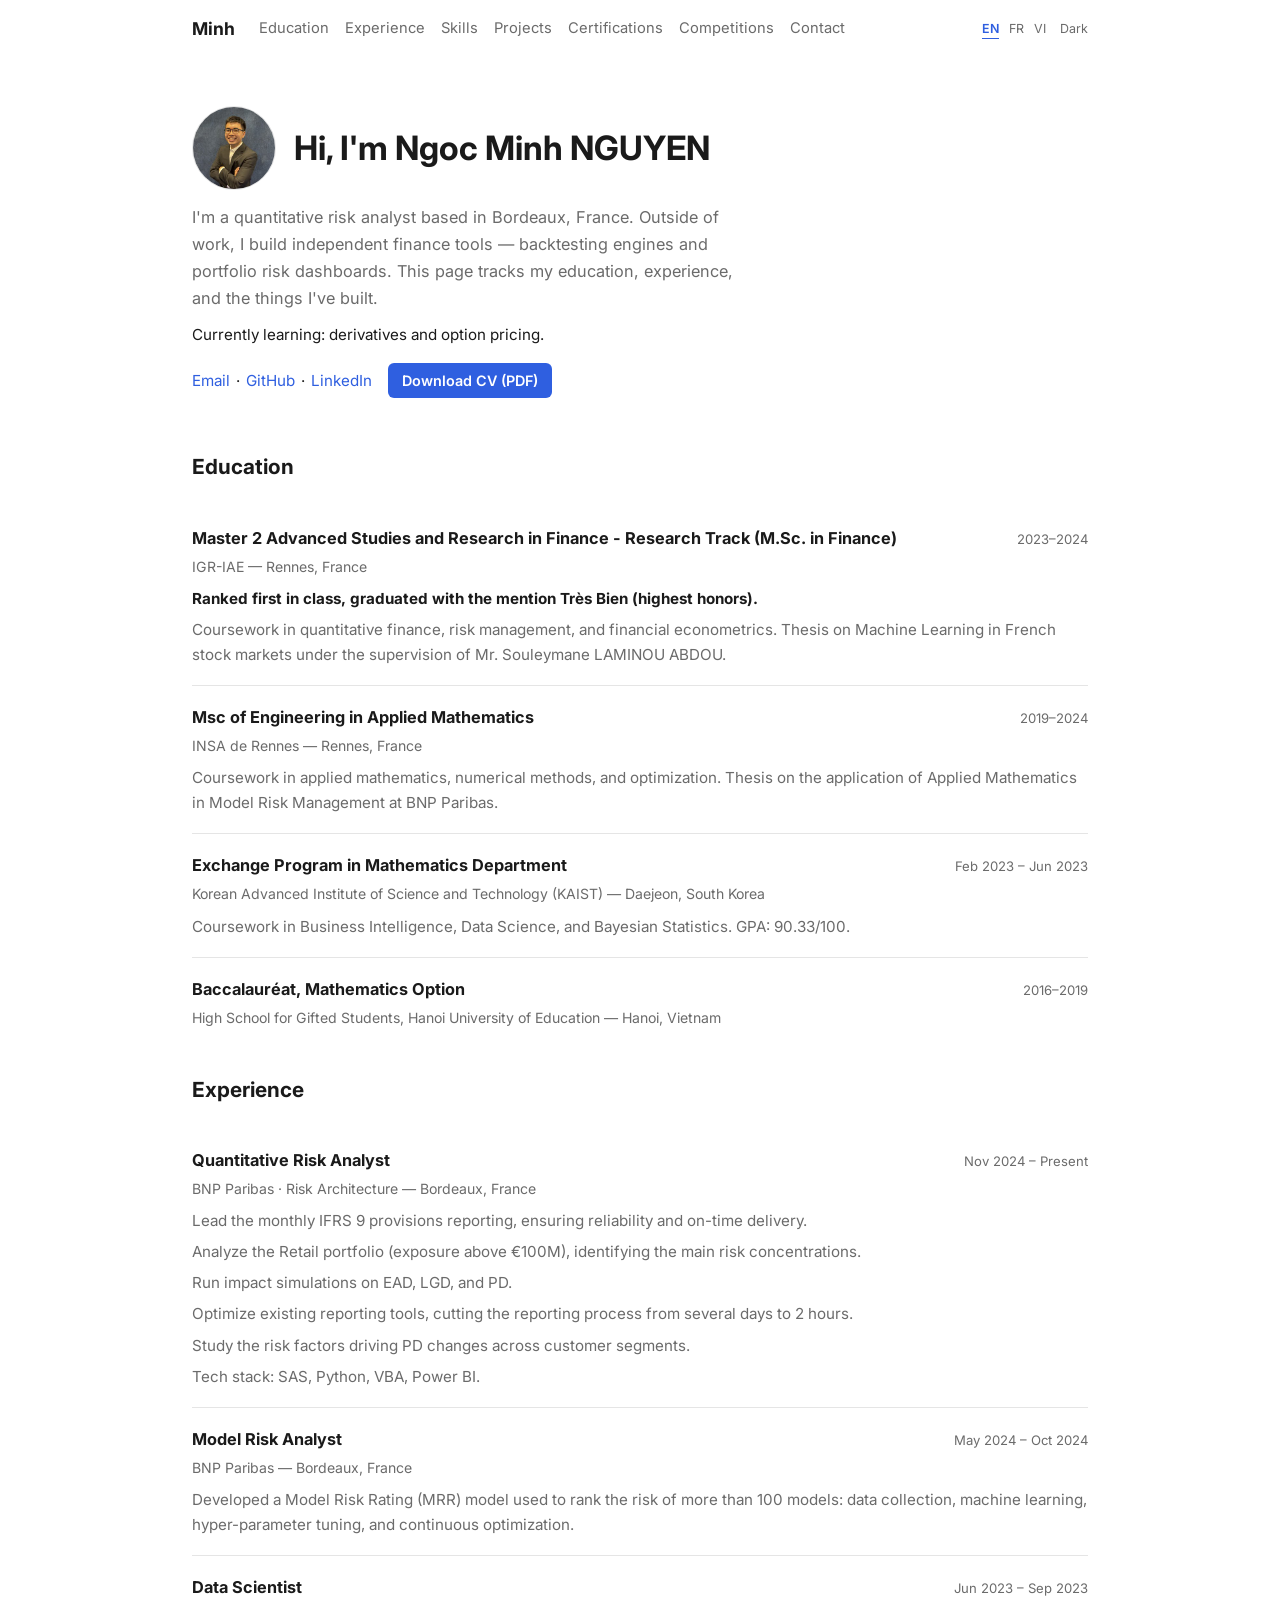
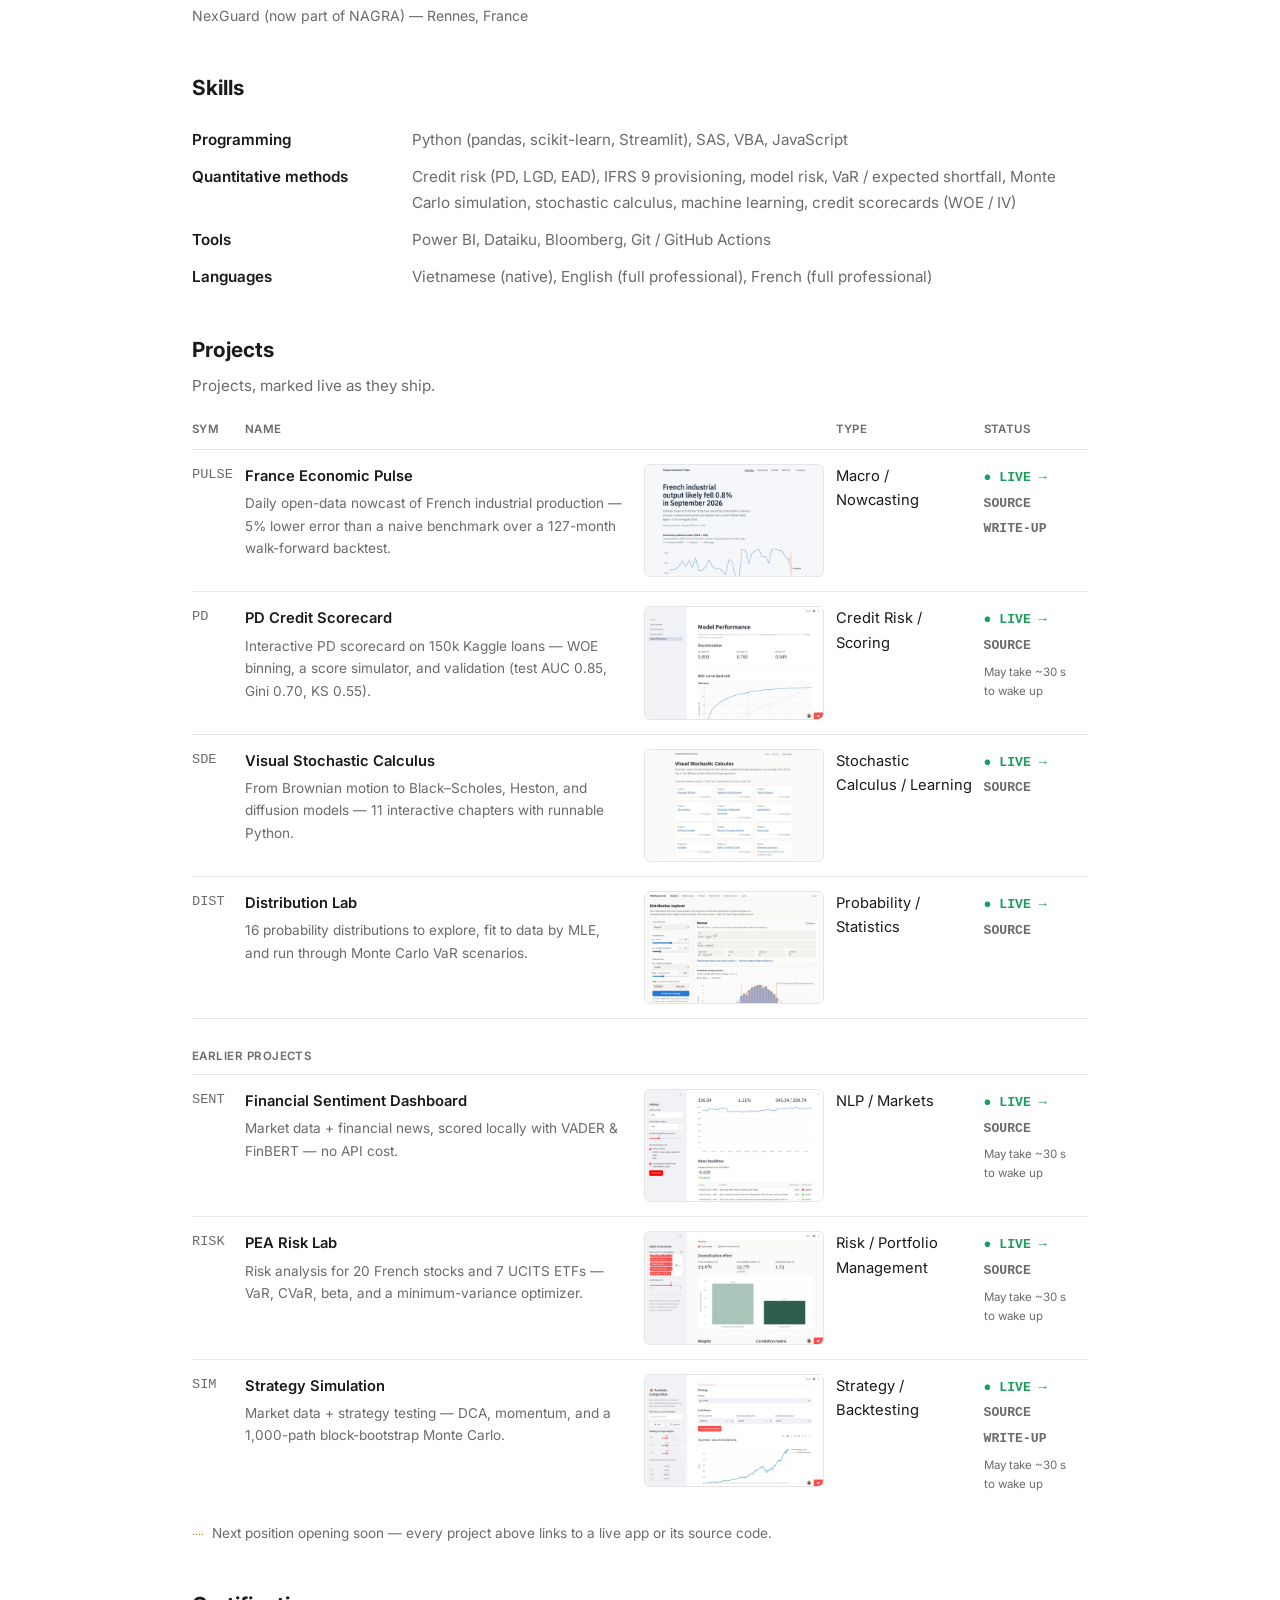
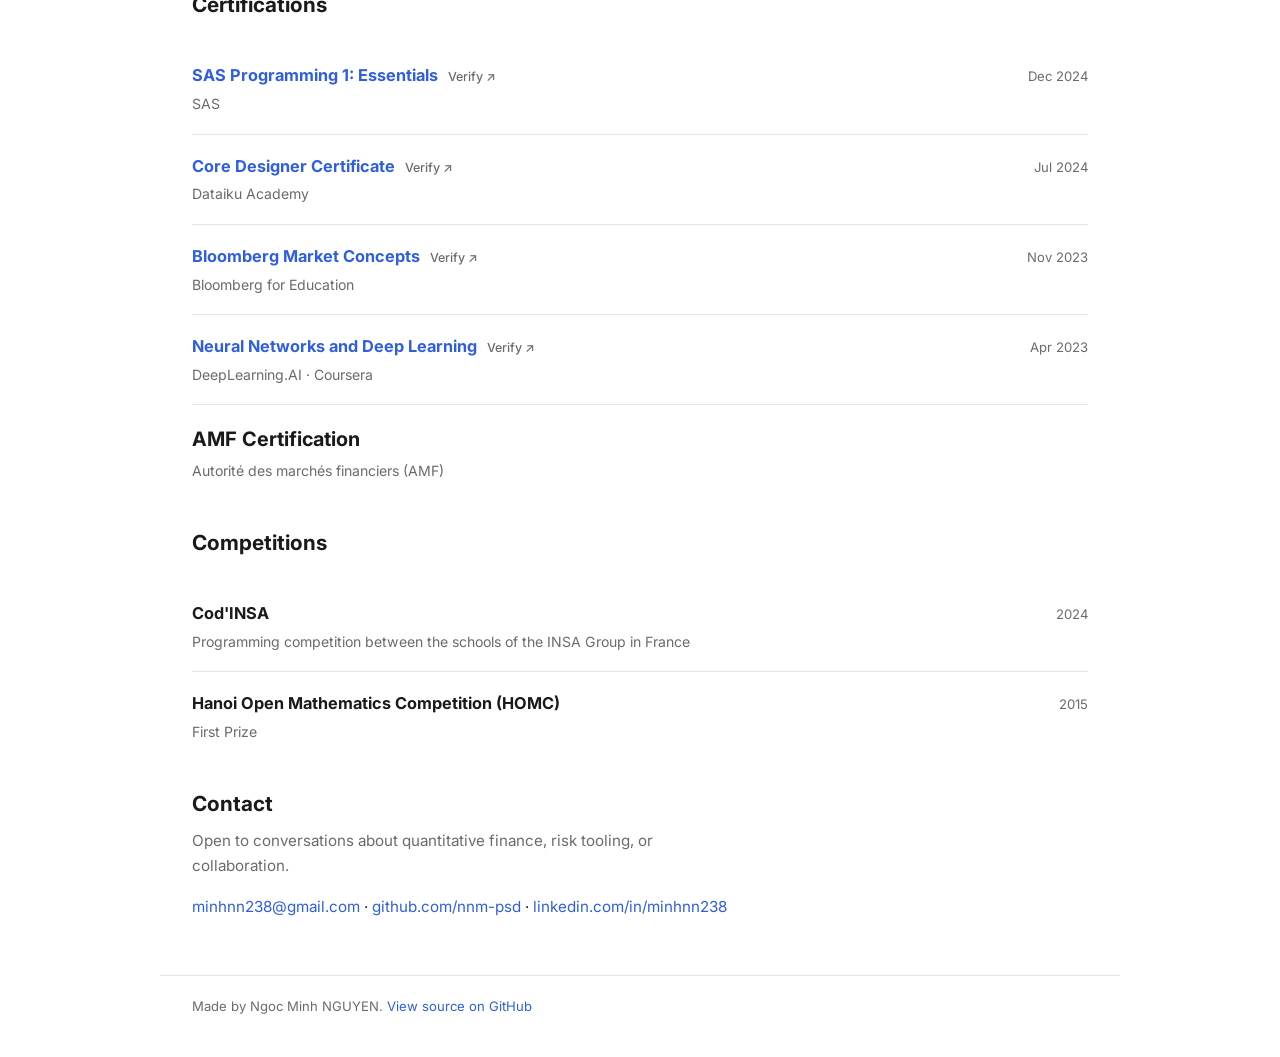
<file: index.html>
<!DOCTYPE html>
<html lang="en">
  <head>
    <meta charset="UTF-8" />
    <meta name="viewport" content="width=device-width, initial-scale=1.0" />

    <title data-i18n="meta.title">Ngoc Minh NGUYEN — Quantitative Risk Analyst</title>
    <meta
      name="description"
      content="Quantitative risk analyst and independent builder of finance tools."
      data-i18n-attr="content:meta.description"
    />

    <link rel="icon" href="favicon.svg" type="image/svg+xml" />
    <link rel="canonical" href="https://nnm-psd.github.io/" />

    <link rel="alternate" hreflang="en" href="https://nnm-psd.github.io/" />
    <link rel="alternate" hreflang="fr" href="https://nnm-psd.github.io/?lang=fr" />
    <link rel="alternate" hreflang="vi" href="https://nnm-psd.github.io/?lang=vi" />
    <link rel="alternate" hreflang="x-default" href="https://nnm-psd.github.io/" />

    <!-- Structured data: tells search engines this page is a person's profile -->
    <script type="application/ld+json">
      {
        "@context": "https://schema.org",
        "@type": "Person",
        "name": "Ngoc Minh NGUYEN",
        "jobTitle": "Quantitative Risk Analyst",
        "worksFor": { "@type": "Organization", "name": "BNP Paribas" },
        "address": { "@type": "PostalAddress", "addressLocality": "Bordeaux", "addressCountry": "FR" },
        "url": "https://nnm-psd.github.io/",
        "image": "https://nnm-psd.github.io/profile-256.jpg",
        "email": "mailto:minhnn238@gmail.com",
        "sameAs": ["https://www.linkedin.com/in/minhnn238/", "https://github.com/nnm-psd"],
        "alumniOf": [
          { "@type": "CollegeOrUniversity", "name": "IGR-IAE Rennes" },
          { "@type": "CollegeOrUniversity", "name": "INSA Rennes" },
          { "@type": "CollegeOrUniversity", "name": "KAIST" }
        ],
        "knowsAbout": ["Credit risk", "Model risk", "IFRS 9", "Monte Carlo simulation", "Stochastic calculus", "Machine learning", "Derivatives pricing"],
        "knowsLanguage": ["vi", "en", "fr"]
      }
    </script>

    <!-- Link previews (LinkedIn, Slack, X...) -->
    <meta property="og:type" content="website" />
    <meta property="og:url" content="https://nnm-psd.github.io/" />
    <meta property="og:title" content="Ngoc Minh NGUYEN — Quantitative Risk Analyst" />
    <meta property="og:description" content="Quantitative risk analyst at BNP Paribas: credit risk, model risk, and independent quant projects." />
    <meta property="og:image" content="https://nnm-psd.github.io/assets/og-image.png" />
    <meta property="og:image:width" content="1200" />
    <meta property="og:image:height" content="630" />
    <meta name="twitter:card" content="summary_large_image" />

    <!-- Fonts -->
    <link rel="preconnect" href="https://fonts.googleapis.com" />
    <link rel="preconnect" href="https://fonts.gstatic.com" crossorigin />
    <link
      href="https://fonts.googleapis.com/css2?family=Inter:wght@400;500;600;700&display=swap"
      rel="stylesheet"
    />

    <!-- Styles -->
    <link rel="stylesheet" href="css/styles.css" />

    <!-- Set theme before first paint to avoid a light-mode flash -->
    <script>
      document.documentElement.classList.add('js');
      try {
        var t = localStorage.getItem('preferred-theme') ||
          (matchMedia('(prefers-color-scheme: dark)').matches ? 'dark' : 'light');
        document.documentElement.setAttribute('data-theme', t);
      } catch (e) {}
    </script>
    <!-- Privacy-friendly analytics (GoatCounter, no cookies) -->
    <script data-goatcounter="https://nnm-psd.goatcounter.com/count" async src="https://gc.zgo.at/count.js"></script>
  </head>

  <body>
    <a class="skip-link" href="#main">Skip to content</a>

    <!-- CV header: print / PDF only (see tools/build_cv.py) -->
    <div class="cv-head print-only">
      <p class="cv-name">Ngoc Minh NGUYEN</p>
      <p class="cv-role"><span data-i18n="experience.role1_title">Quantitative Risk Analyst</span> · Bordeaux, France</p>
      <p class="cv-contact">
        <a href="mailto:minhnn238@gmail.com">minhnn238@gmail.com</a> ·
        <a href="https://nnm-psd.github.io/">nnm-psd.github.io</a> ·
        <a href="https://linkedin.com/in/minhnn238/en/">linkedin.com/in/minhnn238</a> ·
        <a href="https://github.com/nnm-psd">github.com/nnm-psd</a>
      </p>
    </div>

    <!-- ============================================================
         HEADER — name, section nav, language + theme toggles
    ============================================================= -->
    <header class="site-header">
      <div class="header-row">
        <a href="#top" class="logo">Minh</a>

        <nav class="main-nav" aria-label="Sections">
          <a href="#education" data-i18n="nav.education">Education</a>
          <a href="#experience" data-i18n="nav.experience">Experience</a>
          <a href="#skills" data-i18n="nav.skills">Skills</a>
          <a href="#projects" data-i18n="nav.projects">Projects</a>
          <a href="#certifications" data-i18n="nav.certifications">Certifications</a>
          <a href="#competitions" data-i18n="nav.competitions">Competitions</a>
          <a href="#contact" data-i18n="nav.contact">Contact</a>
        </nav>

        <div class="header-controls">
          <div class="toggle-group lang-toggle" role="group" aria-label="Language">
            <button type="button" data-lang="en" class="toggle-btn is-active" aria-pressed="true">EN</button>
            <button type="button" data-lang="fr" class="toggle-btn" aria-pressed="false">FR</button>
            <button type="button" data-lang="vi" class="toggle-btn" aria-pressed="false">VI</button>
          </div>

          <button
            type="button"
            class="toggle-btn theme-toggle"
            id="theme-toggle"
            data-i18n="nav.theme_dark"
          >
            Dark
          </button>
        </div>
      </div>
    </header>

    <main id="main">
      <!-- ============================================================
           HERO — greeting, short bio, contact links
      ============================================================= -->
      <section id="top" class="hero">
        <div class="hero-top">
          <img src="profile-256.jpg" alt="Ngoc Minh NGUYEN" class="avatar" width="84" height="84" />
          <h1 data-i18n="hero.greeting">Hi, I'm Ngoc Minh NGUYEN</h1>
        </div>

        <p class="bio" data-i18n="hero.bio">
          I'm a quantitative risk analyst based in Bordeaux, France. Outside of work, I build independent
          finance tools — backtesting engines and portfolio risk dashboards. This page tracks my education, experience, and the things I've built.
        </p>

        <p class="now" data-i18n="hero.now">Currently learning: derivatives and option pricing.</p>

        <p class="inline-links">
          <a href="mailto:minhnn238@gmail.com" data-i18n="hero.link_email">Email</a> ·
          <a href="https://github.com/nnm-psd" data-i18n="hero.link_github">GitHub</a> ·
          <a href="https://linkedin.com/in/minhnn238/en/" data-i18n="hero.link_linkedin">LinkedIn</a>
          <a href="cv/Ngoc_Minh_NGUYEN_CV_EN.pdf" class="btn-cv" data-i18n="hero.link_cv" data-i18n-attr="href:hero.cv_file" data-goatcounter-click="cv-download" data-goatcounter-title="CV download" download>Download CV (PDF)</a>
        </p>
      </section>

      <!-- ============================================================
           EDUCATION
      ============================================================= -->
      <section id="education" class="section" data-reveal>
        <h2 data-i18n="education.title">Education</h2>

        <div class="list">

          <!-- Education entry 1 -->
          <div class="item">
            <div class="item-head">
              <h3>Master 2 Advanced Studies and Research in Finance - Research Track (M.Sc. in Finance)</h3>
              <span class="item-date">2023–2024</span>
            </div>
            <p class="item-meta">IGR-IAE — Rennes, France</p>
            <p class="item-desc"><strong data-i18n="education.honors1">Ranked first in class, graduated with the mention Très Bien (highest honors).</strong></p>
            <p class="item-desc" data-i18n="education.entry1">
              Coursework in quantitative finance, risk management, and financial econometrics. Thesis on Machine Learning in French stock markets under the supervision of Mr. Souleymane LAMINOU ABDOU.
            </p>
          </div>

          <!-- Education entry 2 -->
          <div class="item">
            <div class="item-head">
              <h3>Msc of Engineering in Applied Mathematics</h3>
              <span class="item-date">2019–2024</span>
            </div>
            <p class="item-meta">INSA de Rennes — Rennes, France</p>
            <p class="item-desc" data-i18n="education.entry2">
              Coursework in applied mathematics, numerical methods, and optimization. Thesis on the application of Applied Mathematics in Model Risk Management at BNP Paribas.
            </p>
          </div>

          <!-- Education entry 3 -->
          <div class="item">
            <div class="item-head">
              <h3>Exchange Program in Mathematics Department</h3>
              <span class="item-date" data-i18n="education.date3">Feb 2023 – Jun 2023</span>
            </div>
            <p class="item-meta">Korean Advanced Institute of Science and Technology (KAIST) — Daejeon, South Korea</p>
            <p class="item-desc" data-i18n="education.entry3">
              Coursework in Business Intelligence, Data Science, and Bayesian Statistics. GPA: 90.33/100.
            </p>
          </div>

          <!-- Education entry 4 -->
          <div class="item">
            <div class="item-head">
              <h3>Baccalauréat, Mathematics Option</h3>
              <span class="item-date">2016–2019</span>
            </div>
            <p class="item-meta" data-i18n="education.school4">High School for Gifted Students, Hanoi University of Education — Hanoi, Vietnam</p>
          </div>

        </div>
      </section>

      <!-- ============================================================
           EXPERIENCE
      ============================================================= -->
      <section id="experience" class="section" data-reveal>
        <h2 data-i18n="experience.title">Experience</h2>

        <div class="list">

          <!-- Experience entry 1 -->
          <div class="item">
            <div class="item-head">
              <h3 data-i18n="experience.role1_title">Quantitative Risk Analyst</h3>
              <span class="item-date" data-i18n="experience.role1_date">Nov 2024 – Present</span>
            </div>
            <p class="item-meta">BNP Paribas · Risk Architecture — Bordeaux, France</p>
            <p class="item-desc" data-i18n="experience.role1_b1">Lead the monthly IFRS 9 provisions reporting, ensuring reliability and on-time delivery.</p>
            <p class="item-desc" data-i18n="experience.role1_b2">Analyze the Retail portfolio (exposure above €100M), identifying the main risk concentrations.</p>
            <p class="item-desc" data-i18n="experience.role1_b3">Run impact simulations on EAD, LGD, and PD.</p>
            <p class="item-desc" data-i18n="experience.role1_b4">Optimize existing reporting tools, cutting the reporting process from several days to 2 hours.</p>
            <p class="item-desc" data-i18n="experience.role1_b5">Study the risk factors driving PD changes across customer segments.</p>
            <p class="item-desc" data-i18n="experience.role1_stack">Tech stack: SAS, Python, VBA, Power BI.</p>
          </div>

          <!-- Experience entry 2 -->
          <div class="item">
            <div class="item-head">
              <h3 data-i18n="experience.role2_title">Model Risk Analyst</h3>
              <span class="item-date" data-i18n="experience.role2_date">May 2024 – Oct 2024</span>
            </div>
            <p class="item-meta">BNP Paribas — Bordeaux, France</p>
            <p class="item-desc" data-i18n="experience.role2">Developed a Model Risk Rating (MRR) model used to rank the risk of more than 100 models: data collection, machine learning, hyper-parameter tuning, and continuous optimization.</p>
          </div>

          <!-- Experience entry 3 -->
          <div class="item">
            <div class="item-head">
              <h3>Data Scientist</h3>
              <span class="item-date" data-i18n="experience.role3_date">Jun 2023 – Sep 2023</span>
            </div>
            <p class="item-meta">NexGuard (now part of NAGRA) — Rennes, France</p>
          </div>

        </div>
      </section>

      <!-- ============================================================
           SKILLS
      ============================================================= -->
      <section id="skills" class="section" data-reveal>
        <h2 data-i18n="skills.title">Skills</h2>

        <dl class="skills">
          <dt data-i18n="skills.label_prog">Programming</dt>
          <dd>Python (pandas, scikit-learn, Streamlit), SAS, VBA, JavaScript</dd>
          <dt data-i18n="skills.label_quant">Quantitative methods</dt>
          <dd data-i18n="skills.quant">Credit risk (PD, LGD, EAD), IFRS 9 provisioning, model risk, VaR / expected shortfall, Monte Carlo simulation, stochastic calculus, machine learning, credit scorecards (WOE / IV)</dd>
          <dt data-i18n="skills.label_tools">Tools</dt>
          <dd>Power BI, Dataiku, Bloomberg, Git / GitHub Actions</dd>
          <dt data-i18n="skills.label_lang">Languages</dt>
          <dd data-i18n="skills.lang">Vietnamese (native), English (full professional), French (full professional)</dd>
        </dl>
      </section>

      <!-- ============================================================
           PROJECTS — "positions" blotter, matching my_portfolio site
      ============================================================= -->
      <section id="projects" class="section" data-reveal>
        <h2 data-i18n="projects.title">Projects</h2>
        <p class="section-sub" data-i18n="projects.sub">
          Projects, marked live as they ship.
        </p>

        <!-- Positions table -->
        <div class="table-wrap">
          <table class="positions">
            <thead>
              <tr>
                <th data-i18n="positions.sym">Sym</th>
                <th data-i18n="positions.name">Name</th>
                <th data-i18n="positions.type">Type</th>
                <th data-i18n="positions.status">Status</th>
              </tr>
            </thead>
            <tbody>

              <tr>
                <td class="mono sym">PULSE</td>
                <td>
                  <div class="row-body">
                    <a href="https://nnm-psd.github.io/france_economic_pulse/" data-i18n="proj.pulse.title">France Economic Pulse</a>
                    <span class="row-tagline" data-i18n="proj.pulse.tagline">Daily open-data nowcast of French industrial production — 5% lower error than a naive benchmark over a 127-month walk-forward backtest.</span>
                    <a href="https://nnm-psd.github.io/france_economic_pulse/" class="row-shot" tabindex="-1" aria-hidden="true"><img src="assets/projects/pulse.webp" alt="" width="960" height="600" loading="lazy" /></a>
                  </div>
                </td>
                <td data-i18n="proj.pulse.type">Macro / Nowcasting</td>
                <td class="status status-live">
                  <a href="https://nnm-psd.github.io/france_economic_pulse/">● <span data-i18n="positions.live">LIVE</span> →</a>
                  <a href="https://github.com/nnm-psd/france_economic_pulse" class="src-link" data-i18n="positions.source">SOURCE</a>
                  <a href="notes/france-economic-pulse.html" class="src-link" data-i18n="positions.writeup">WRITE-UP</a>
                </td>
              </tr>

              <tr>
                <td class="mono sym">PD</td>
                <td>
                  <div class="row-body">
                    <a href="https://givemesomecredit-nnmpsd.streamlit.app/" data-i18n="proj.credit.title">PD Credit Scorecard</a>
                    <span class="row-tagline" data-i18n="proj.credit.tagline">Interactive PD scorecard on 150k Kaggle loans — WOE binning, a score simulator, and validation (test AUC 0.85, Gini 0.70, KS 0.55).</span>
                    <a href="https://givemesomecredit-nnmpsd.streamlit.app/" class="row-shot" tabindex="-1" aria-hidden="true"><img src="assets/projects/credit.webp" alt="" width="960" height="600" loading="lazy" /></a>
                  </div>
                </td>
                <td data-i18n="proj.credit.type">Credit Risk / Scoring</td>
                <td class="status status-live">
                  <a href="https://givemesomecredit-nnmpsd.streamlit.app/">● <span data-i18n="positions.live">LIVE</span> →</a>
                  <a href="https://github.com/nnm-psd/give_me_some_credit" class="src-link" data-i18n="positions.source">SOURCE</a>
                  <span class="wake-note" data-i18n="positions.wake">May take ~30 s to wake up</span>
                </td>
              </tr>

              <tr>
                <td class="mono sym">SDE</td>
                <td>
                  <div class="row-body">
                    <a href="https://nnm-psd.github.io/visual_stochastic_calculus/" data-i18n="proj.stochastic.title">Visual Stochastic Calculus</a>
                    <span class="row-tagline" data-i18n="proj.stochastic.tagline">From Brownian motion to Black–Scholes, Heston, and diffusion models — 11 interactive chapters with runnable Python.</span>
                    <a href="https://nnm-psd.github.io/visual_stochastic_calculus/" class="row-shot" tabindex="-1" aria-hidden="true"><img src="assets/projects/stochastic.webp" alt="" width="960" height="600" loading="lazy" /></a>
                  </div>
                </td>
                <td data-i18n="proj.stochastic.type">Stochastic Calculus / Learning</td>
                <td class="status status-live">
                  <a href="https://nnm-psd.github.io/visual_stochastic_calculus/">● <span data-i18n="positions.live">LIVE</span> →</a>
                  <a href="https://github.com/nnm-psd/visual_stochastic_calculus" class="src-link" data-i18n="positions.source">SOURCE</a>
                </td>
              </tr>

              <tr>
                <td class="mono sym">DIST</td>
                <td>
                  <div class="row-body">
                    <a href="https://nnm-psd.github.io/distribution_lab/" data-i18n="proj.distribution.title">Distribution Lab</a>
                    <span class="row-tagline" data-i18n="proj.distribution.tagline">16 probability distributions to explore, fit to data by MLE, and run through Monte Carlo VaR scenarios.</span>
                    <a href="https://nnm-psd.github.io/distribution_lab/" class="row-shot" tabindex="-1" aria-hidden="true"><img src="assets/projects/distribution.webp" alt="" width="960" height="600" loading="lazy" /></a>
                  </div>
                </td>
                <td data-i18n="proj.distribution.type">Probability / Statistics</td>
                <td class="status status-live">
                  <a href="https://nnm-psd.github.io/distribution_lab/">● <span data-i18n="positions.live">LIVE</span> →</a>
                  <a href="https://github.com/nnm-psd/distribution_lab" class="src-link" data-i18n="positions.source">SOURCE</a>
                </td>
              </tr>

              <tr class="group-row">
                <th colspan="4" scope="colgroup" data-i18n="positions.earlier">Earlier projects</th>
              </tr>

              <tr>
                <td class="mono sym">SENT</td>
                <td>
                  <div class="row-body">
                    <a href="https://huggingface.co/spaces/nnm-psd-01/sentiment_dashboard" data-i18n="proj.sentiment.title">Financial Sentiment Dashboard</a>
                    <span class="row-tagline" data-i18n="proj.sentiment.tagline">Market data + financial news, scored locally with VADER &amp; FinBERT — no API cost.</span>
                    <a href="https://huggingface.co/spaces/nnm-psd-01/sentiment_dashboard" class="row-shot" tabindex="-1" aria-hidden="true"><img src="assets/projects/sentiment.webp" alt="" width="960" height="600" loading="lazy" /></a>
                  </div>
                </td>
                <td data-i18n="proj.sentiment.type">NLP / Markets</td>
                <td class="status status-live">
                  <a href="https://huggingface.co/spaces/nnm-psd-01/sentiment_dashboard">● <span data-i18n="positions.live">LIVE</span> →</a>
                  <a href="https://huggingface.co/spaces/nnm-psd-01/sentiment_dashboard/tree/main" class="src-link" data-i18n="positions.source">SOURCE</a>
                  <span class="wake-note" data-i18n="positions.wake">May take ~30 s to wake up</span>
                </td>
              </tr>

              <tr>
                <td class="mono sym">RISK</td>
                <td>
                  <div class="row-body">
                    <a href="https://pea-risk-lab-9aurszyarffstsuzfuzwse.streamlit.app/" data-i18n="proj.pea.title">PEA Risk Lab</a>
                    <span class="row-tagline" data-i18n="proj.pea.tagline">Risk analysis for 20 French stocks and 7 UCITS ETFs — VaR, CVaR, beta, and a minimum-variance optimizer.</span>
                    <a href="https://pea-risk-lab-9aurszyarffstsuzfuzwse.streamlit.app/" class="row-shot" tabindex="-1" aria-hidden="true"><img src="assets/projects/pea.webp" alt="" width="960" height="600" loading="lazy" /></a>
                  </div>
                </td>
                <td data-i18n="proj.pea.type">Risk / Portfolio Management</td>
                <td class="status status-live">
                  <a href="https://pea-risk-lab-9aurszyarffstsuzfuzwse.streamlit.app/">● <span data-i18n="positions.live">LIVE</span> →</a>
                  <a href="https://github.com/nnm-psd/pea-risk-lab" class="src-link" data-i18n="positions.source">SOURCE</a>
                  <span class="wake-note" data-i18n="positions.wake">May take ~30 s to wake up</span>
                </td>
              </tr>

              <tr>
                <td class="mono sym">SIM</td>
                <td>
                  <div class="row-body">
                    <a href="https://strategysimulation-nnm-psd.streamlit.app/" data-i18n="proj.sandbox.title">Strategy Simulation</a>
                    <span class="row-tagline" data-i18n="proj.sandbox.tagline">Market data + strategy testing — DCA, momentum, and a 1,000-path block-bootstrap Monte Carlo.</span>
                    <a href="https://strategysimulation-nnm-psd.streamlit.app/" class="row-shot" tabindex="-1" aria-hidden="true"><img src="assets/projects/sandbox.webp" alt="" width="960" height="600" loading="lazy" /></a>
                  </div>
                </td>
                <td data-i18n="proj.sandbox.type">Strategy / Backtesting</td>
                <td class="status status-live">
                  <a href="https://strategysimulation-nnm-psd.streamlit.app/">● <span data-i18n="positions.live">LIVE</span> →</a>
                  <a href="https://github.com/nnm-psd/strategy_simulation" class="src-link" data-i18n="positions.source">SOURCE</a>
                  <a href="notes/strategy-simulation.html" class="src-link" data-i18n="positions.writeup">WRITE-UP</a>
                  <span class="wake-note" data-i18n="positions.wake">May take ~30 s to wake up</span>
                </td>
              </tr>

            </tbody>
          </table>
        </div>

        <p class="positions-note">
          <span class="dot status-wip">····</span>
          <span data-i18n="positions.next_note">Next position opening soon — every project above links to a live app or its source code.</span>
        </p>
      </section>

      <!-- ============================================================
           CERTIFICATIONS
      ============================================================= -->
      <section id="certifications" class="section" data-reveal>
        <h2 data-i18n="certifications.title">Certifications</h2>

        <div class="list">

          <div class="item">
            <div class="item-head">
              <h3><a href="https://www.credly.com/badges/84fb1f11-d11d-49ba-b060-bc1c59823406/public_url">SAS Programming 1: Essentials <span class="verify" data-i18n="certifications.verify">Verify ↗</span></a></h3>
              <span class="item-date" data-i18n="certifications.date1">Dec 2024</span>
            </div>
            <p class="item-meta">SAS</p>
          </div>

          <div class="item">
            <div class="item-head">
              <h3><a href="https://verify.skilljar.com/c/rr9m3zkcs2ja">Core Designer Certificate <span class="verify" data-i18n="certifications.verify">Verify ↗</span></a></h3>
              <span class="item-date" data-i18n="certifications.date2">Jul 2024</span>
            </div>
            <p class="item-meta">Dataiku Academy</p>
          </div>

          <div class="item">
            <div class="item-head">
              <h3><a href="https://portal.bloombergforeducation.com/certificates/n5KnRSBd3Mmncgi5prVDf9dA">Bloomberg Market Concepts <span class="verify" data-i18n="certifications.verify">Verify ↗</span></a></h3>
              <span class="item-date" data-i18n="certifications.date3">Nov 2023</span>
            </div>
            <p class="item-meta">Bloomberg for Education</p>
          </div>

          <div class="item">
            <div class="item-head">
              <h3><a href="https://coursera.org/verify/3F2SQH65J5RW">Neural Networks and Deep Learning <span class="verify" data-i18n="certifications.verify">Verify ↗</span></a></h3>
              <span class="item-date" data-i18n="certifications.date4">Apr 2023</span>
            </div>
            <p class="item-meta">DeepLearning.AI · Coursera</p>
          </div>

          <div class="item">
            <h3 data-i18n="certifications.amf">AMF Certification</h3>
            <p class="item-meta">Autorité des marchés financiers (AMF)</p>
          </div>

        </div>
      </section>

      <!-- ============================================================
           COMPETITIONS
      ============================================================= -->
      <section id="competitions" class="section" data-reveal>
        <h2 data-i18n="competitions.title">Competitions</h2>

        <div class="list">

          <div class="item">
            <div class="item-head">
              <h3>Cod'INSA</h3>
              <span class="item-date">2024</span>
            </div>
            <p class="item-meta" data-i18n="competitions.codinsa">Programming competition between the schools of the INSA Group in France</p>
          </div>

          <div class="item">
            <div class="item-head">
              <h3 data-i18n="competitions.homc_title">Hanoi Open Mathematics Competition (HOMC)</h3>
              <span class="item-date">2015</span>
            </div>
            <p class="item-meta" data-i18n="competitions.homc_prize">First Prize</p>
          </div>

        </div>
      </section>

      <!-- ============================================================
           CONTACT
      ============================================================= -->
      <section id="contact" class="section" data-reveal>
        <h2 data-i18n="contact.title">Contact</h2>
        <p class="section-sub" data-i18n="contact.sub">
          Open to conversations about quantitative finance, risk tooling, or collaboration.
        </p>
        <p class="inline-links">
          <a href="mailto:minhnn238@gmail.com">minhnn238@gmail.com</a> ·
          <a href="https://github.com/nnm-psd">github.com/nnm-psd</a> ·
          <a href="https://linkedin.com/in/minhnn238/en/">linkedin.com/in/minhnn238</a>
        </p>
      </section>
    </main>

    <!-- ============================================================
         FOOTER
    ============================================================= -->
    <footer class="site-footer">
      <p><span data-i18n="footer.note">Made by Ngoc Minh NGUYEN.</span>
        <a href="https://github.com/nnm-psd/nnm-psd.github.io" data-i18n="footer.source">View source on GitHub</a></p>
    </footer>

    <!-- Scripts: i18n.js must load before main.js -->
    <script src="js/i18n.js"></script>
    <script src="js/main.js"></script>
  </body>
</html>
</file>
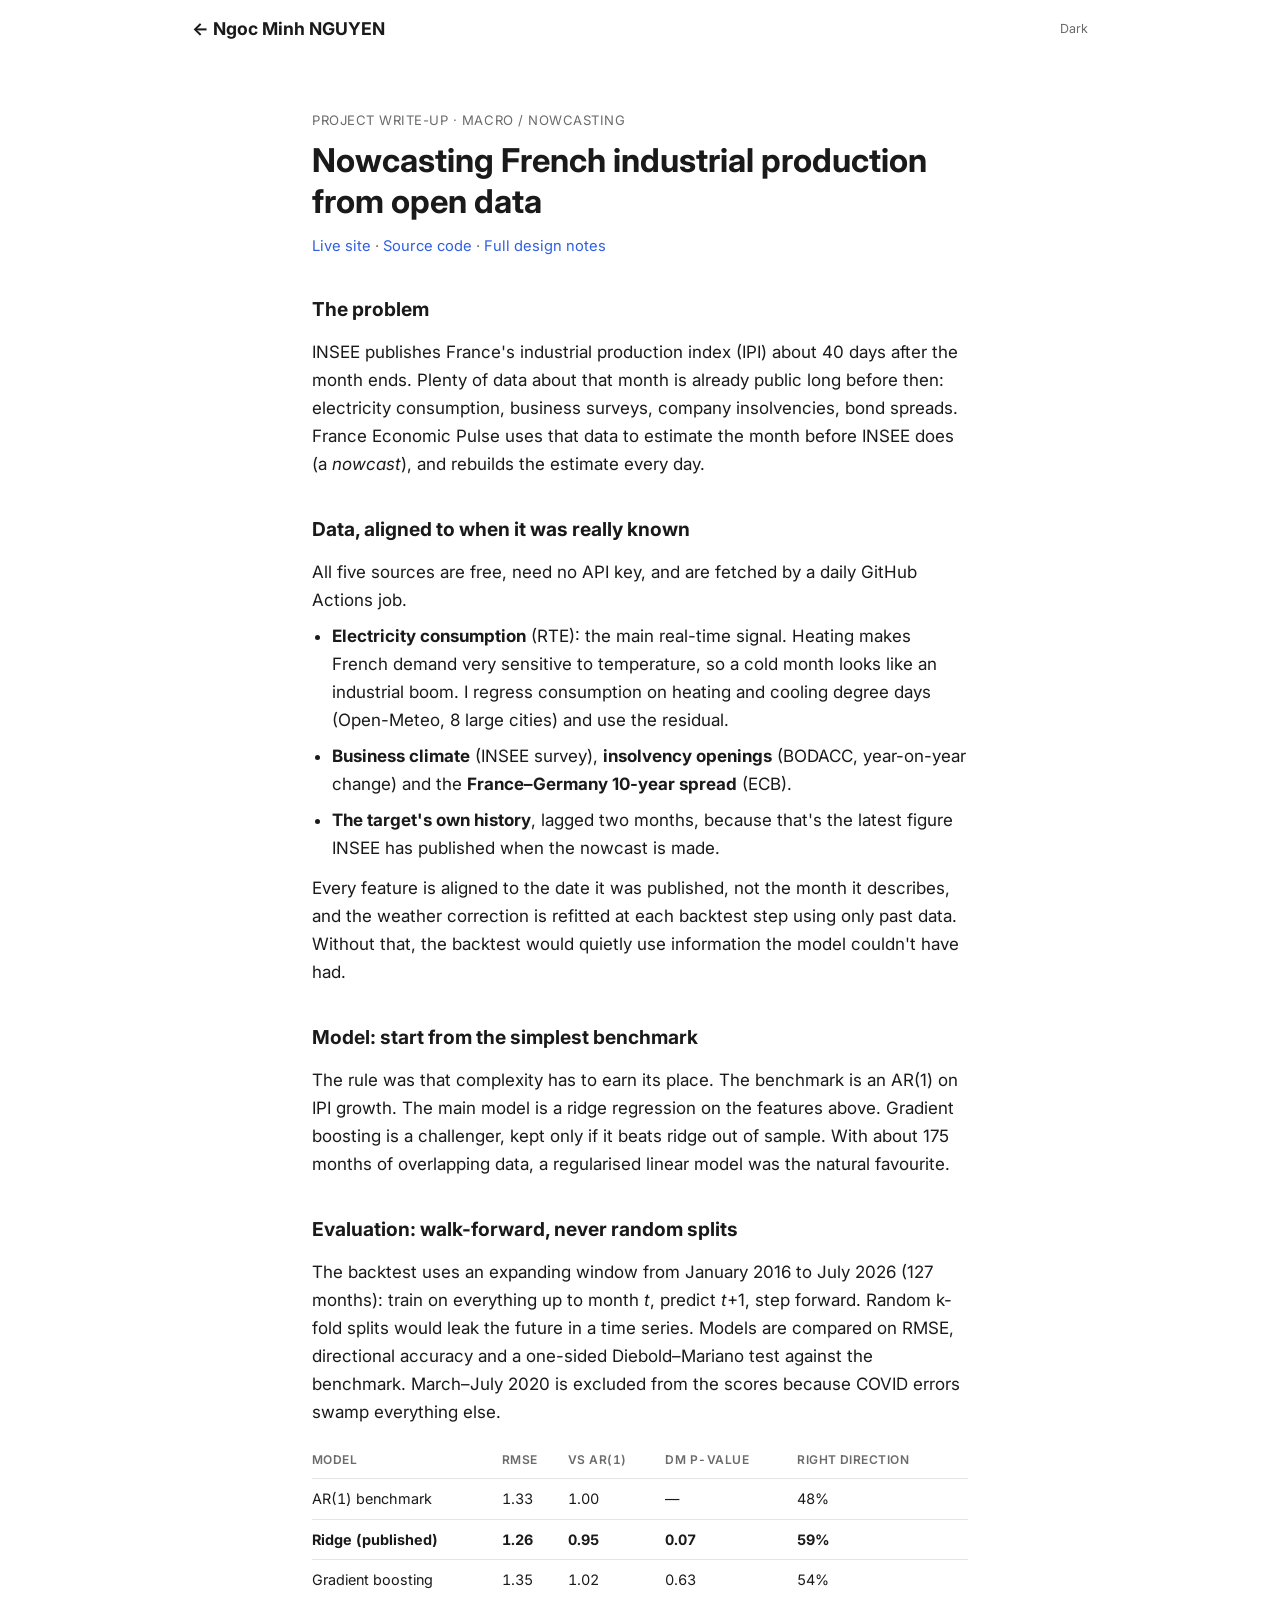
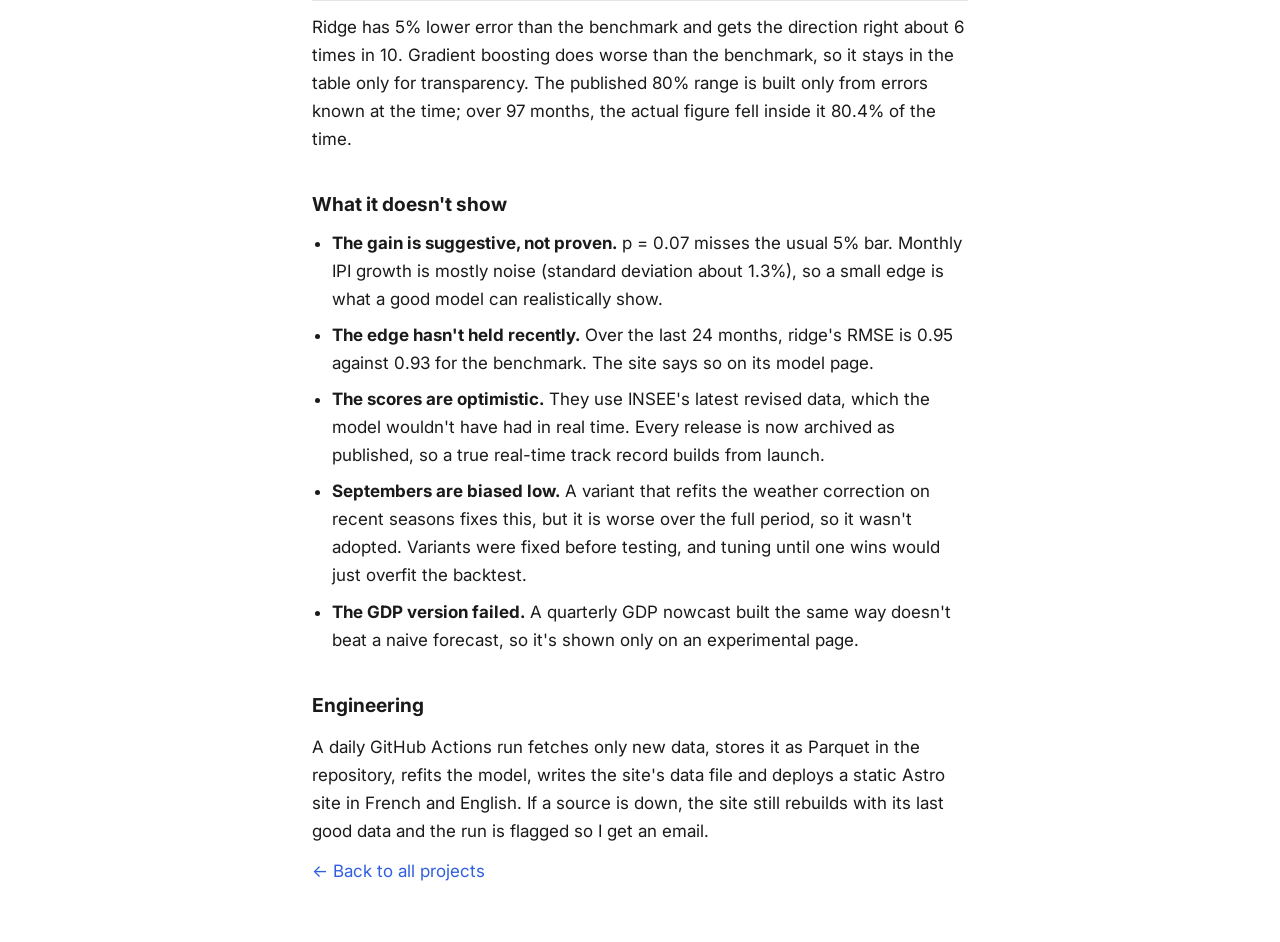
<file: notes/france-economic-pulse.html>
<!DOCTYPE html>
<html lang="en">
  <head>
    <meta charset="UTF-8" />
    <meta name="viewport" content="width=device-width, initial-scale=1.0" />
    <title>Nowcasting French industrial production — Ngoc Minh NGUYEN</title>
    <meta name="description" content="How France Economic Pulse nowcasts French industrial production from open data, how it is evaluated, and where it falls short." />
    <link rel="canonical" href="https://nnm-psd.github.io/notes/france-economic-pulse.html" />
    <link rel="icon" href="../favicon.svg" type="image/svg+xml" />
    <link rel="preconnect" href="https://fonts.googleapis.com" />
    <link rel="preconnect" href="https://fonts.gstatic.com" crossorigin />
    <link href="https://fonts.googleapis.com/css2?family=Inter:wght@400;500;600;700&display=swap" rel="stylesheet" />
    <link rel="stylesheet" href="../css/styles.css" />
    <script>
      try {
        var t = localStorage.getItem('preferred-theme') ||
          (matchMedia('(prefers-color-scheme: dark)').matches ? 'dark' : 'light');
        document.documentElement.setAttribute('data-theme', t);
      } catch (e) {}
    </script>
    <!-- Privacy-friendly analytics (GoatCounter, no cookies) -->
    <script data-goatcounter="https://nnm-psd.goatcounter.com/count" async src="https://gc.zgo.at/count.js"></script>
  </head>

  <body>
    <a class="skip-link" href="#main">Skip to content</a>

    <header class="site-header">
      <div class="header-row">
        <a href="../" class="logo">← Ngoc Minh NGUYEN</a>
        <button type="button" class="toggle-btn theme-toggle" id="theme-toggle">Dark</button>
      </div>
    </header>

    <main id="main">
      <article class="note">
        <p class="note-kicker">Project write-up · Macro / Nowcasting</p>
        <h1>Nowcasting French industrial production from open data</h1>
        <p class="note-meta">
          <a href="https://nnm-psd.github.io/france_economic_pulse/en/">Live site</a> ·
          <a href="https://github.com/nnm-psd/france_economic_pulse">Source code</a> ·
          <a href="https://github.com/nnm-psd/france_economic_pulse/blob/main/docs/ARCHITECTURE.md">Full design notes</a>
        </p>

        <h2>The problem</h2>
        <p>
          INSEE publishes France's industrial production index (IPI) about 40 days after the month ends.
          Plenty of data about that month is already public long before then: electricity consumption,
          business surveys, company insolvencies, bond spreads. France Economic Pulse uses that data to
          estimate the month before INSEE does (a <em>nowcast</em>), and rebuilds the estimate every day.
        </p>

        <h2>Data, aligned to when it was really known</h2>
        <p>All five sources are free, need no API key, and are fetched by a daily GitHub Actions job.</p>
        <ul>
          <li><strong>Electricity consumption</strong> (RTE): the main real-time signal. Heating makes French demand very
            sensitive to temperature, so a cold month looks like an industrial boom. I regress consumption on heating and
            cooling degree days (Open-Meteo, 8 large cities) and use the residual.</li>
          <li><strong>Business climate</strong> (INSEE survey), <strong>insolvency openings</strong> (BODACC, year-on-year change)
            and the <strong>France–Germany 10-year spread</strong> (ECB).</li>
          <li><strong>The target's own history</strong>, lagged two months, because that's the latest figure INSEE has published
            when the nowcast is made.</li>
        </ul>
        <p>
          Every feature is aligned to the date it was published, not the month it describes, and the weather
          correction is refitted at each backtest step using only past data. Without that, the backtest would quietly
          use information the model couldn't have had.
        </p>

        <h2>Model: start from the simplest benchmark</h2>
        <p>
          The rule was that complexity has to earn its place. The benchmark is an AR(1) on IPI growth. The main model is a
          ridge regression on the features above. Gradient boosting is a challenger, kept only if it beats ridge out of
          sample. With about 175 months of overlapping data, a regularised linear model was the natural favourite.
        </p>

        <h2>Evaluation: walk-forward, never random splits</h2>
        <p>
          The backtest uses an expanding window from January 2016 to July 2026 (127 months): train on everything up to
          month <em>t</em>, predict <em>t</em>+1, step forward. Random k-fold splits would leak the future in a time series.
          Models are compared on RMSE, directional accuracy and a one-sided Diebold–Mariano test against the benchmark.
          March–July 2020 is excluded from the scores because COVID errors swamp everything else.
        </p>

        <div class="table-scroll">
          <table>
            <thead>
              <tr><th>Model</th><th>RMSE</th><th>vs AR(1)</th><th>DM p-value</th><th>Right direction</th></tr>
            </thead>
            <tbody>
              <tr><td>AR(1) benchmark</td><td>1.33</td><td>1.00</td><td>—</td><td>48%</td></tr>
              <tr><td><strong>Ridge (published)</strong></td><td><strong>1.26</strong></td><td><strong>0.95</strong></td><td><strong>0.07</strong></td><td><strong>59%</strong></td></tr>
              <tr><td>Gradient boosting</td><td>1.35</td><td>1.02</td><td>0.63</td><td>54%</td></tr>
            </tbody>
          </table>
        </div>
        <p>
          Ridge has 5% lower error than the benchmark and gets the direction right about 6 times in 10. Gradient boosting
          does worse than the benchmark, so it stays in the table only for transparency. The published 80% range is
          built only from errors known at the time; over 97 months, the actual figure fell inside it 80.4% of the time.
        </p>

        <h2>What it doesn't show</h2>
        <ul>
          <li><strong>The gain is suggestive, not proven.</strong> p = 0.07 misses the usual 5% bar. Monthly IPI growth is
            mostly noise (standard deviation about 1.3%), so a small edge is what a good model can realistically show.</li>
          <li><strong>The edge hasn't held recently.</strong> Over the last 24 months, ridge's RMSE is 0.95 against 0.93 for the
            benchmark. The site says so on its model page.</li>
          <li><strong>The scores are optimistic.</strong> They use INSEE's latest revised data, which the model wouldn't have
            had in real time. Every release is now archived as published, so a true real-time track record builds from launch.</li>
          <li><strong>Septembers are biased low.</strong> A variant that refits the weather correction on recent seasons fixes
            this, but it is worse over the full period, so it wasn't adopted. Variants were fixed before testing, and tuning
            until one wins would just overfit the backtest.</li>
          <li><strong>The GDP version failed.</strong> A quarterly GDP nowcast built the same way doesn't beat a naive forecast,
            so it's shown only on an experimental page.</li>
        </ul>

        <h2>Engineering</h2>
        <p>
          A daily GitHub Actions run fetches only new data, stores it as Parquet in the repository, refits the model,
          writes the site's data file and deploys a static Astro site in French and English. If a source is down, the site
          still rebuilds with its last good data and the run is flagged so I get an email.
        </p>

        <p class="note-back"><a href="../#projects">← Back to all projects</a></p>
      </article>
    </main>

    <script src="../js/main.js"></script>
  </body>
</html>
</file>
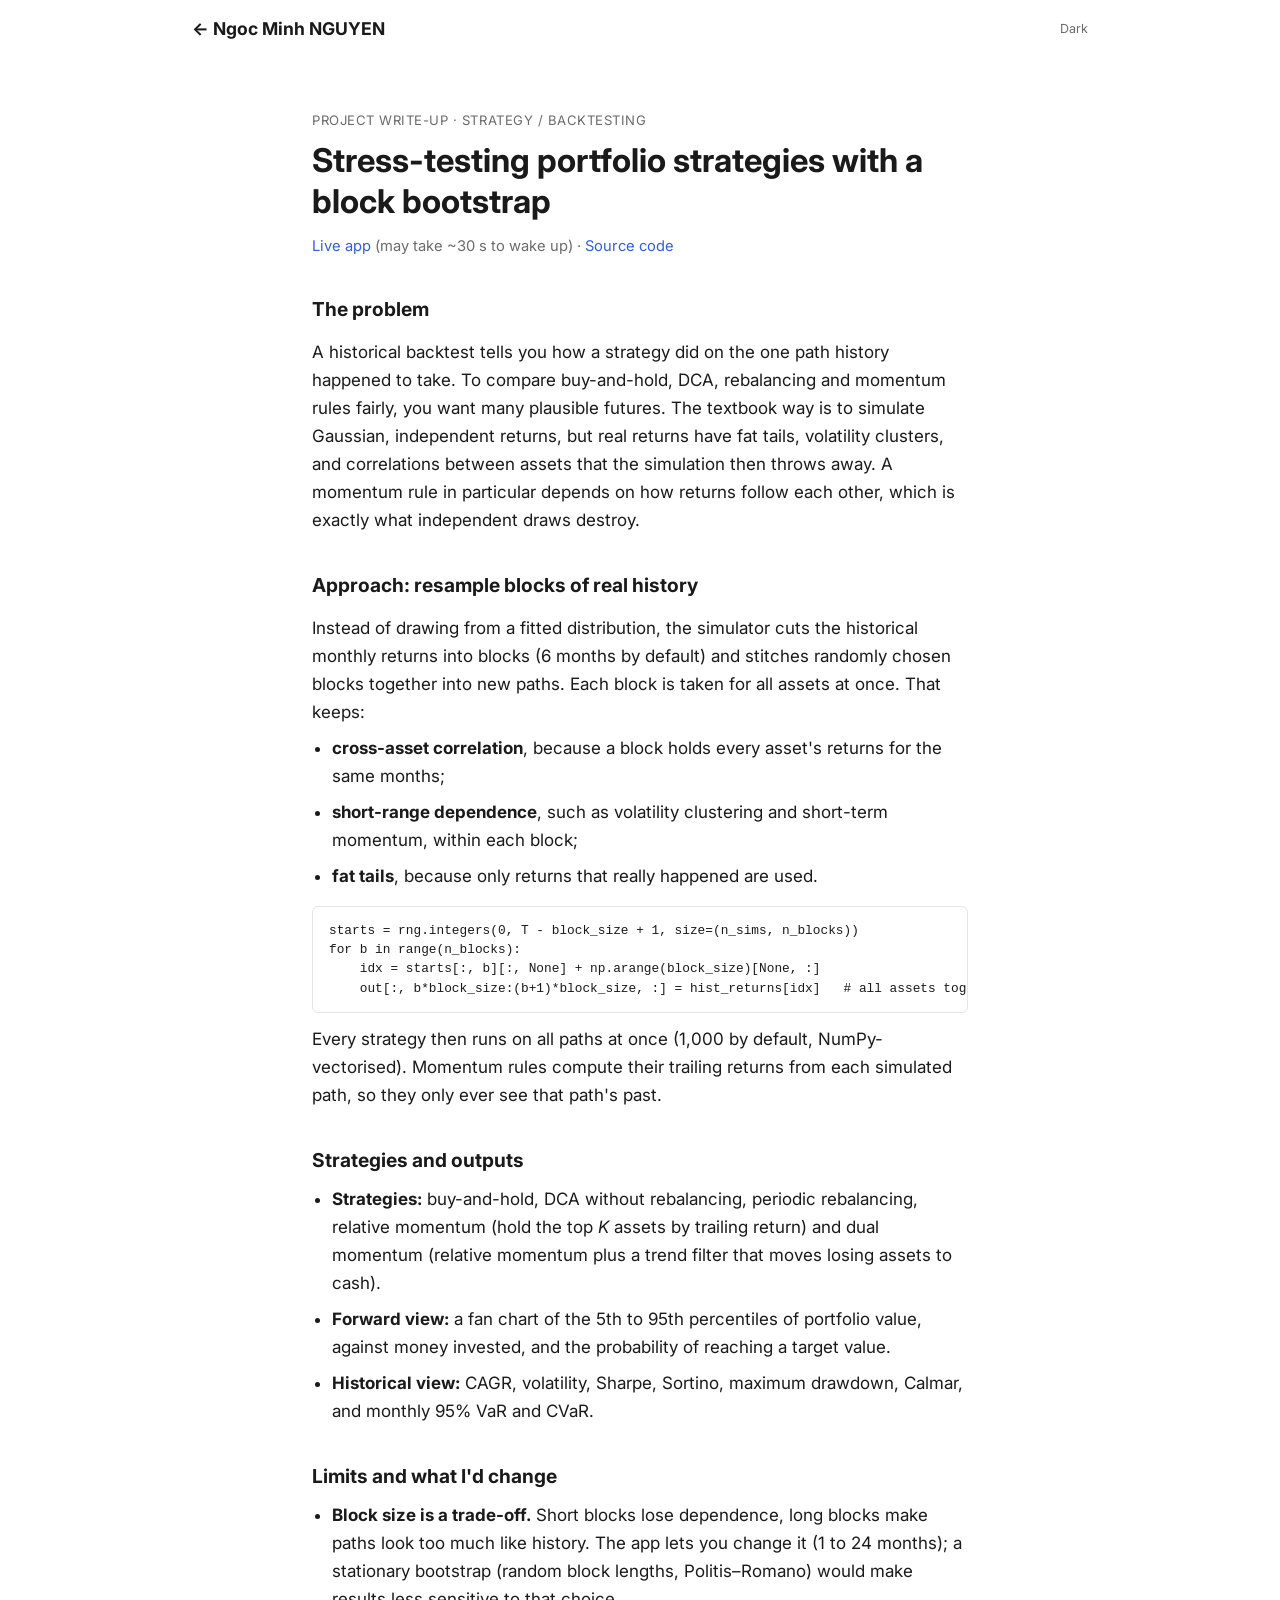
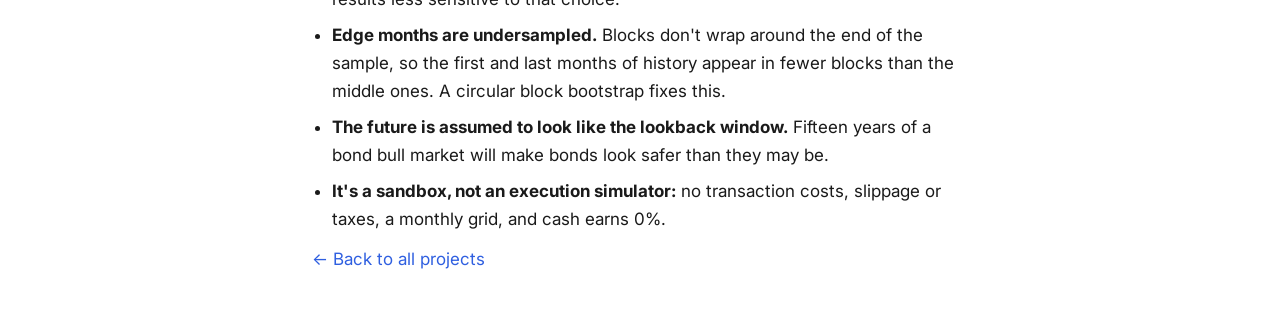
<file: notes/strategy-simulation.html>
<!DOCTYPE html>
<html lang="en">
  <head>
    <meta charset="UTF-8" />
    <meta name="viewport" content="width=device-width, initial-scale=1.0" />
    <title>Stress-testing portfolio strategies with a block bootstrap — Ngoc Minh NGUYEN</title>
    <meta name="description" content="Why Strategy Simulation resamples blocks of real returns instead of assuming Gaussian returns, how it works, and its limits." />
    <link rel="canonical" href="https://nnm-psd.github.io/notes/strategy-simulation.html" />
    <link rel="icon" href="../favicon.svg" type="image/svg+xml" />
    <link rel="preconnect" href="https://fonts.googleapis.com" />
    <link rel="preconnect" href="https://fonts.gstatic.com" crossorigin />
    <link href="https://fonts.googleapis.com/css2?family=Inter:wght@400;500;600;700&display=swap" rel="stylesheet" />
    <link rel="stylesheet" href="../css/styles.css" />
    <script>
      try {
        var t = localStorage.getItem('preferred-theme') ||
          (matchMedia('(prefers-color-scheme: dark)').matches ? 'dark' : 'light');
        document.documentElement.setAttribute('data-theme', t);
      } catch (e) {}
    </script>
    <!-- Privacy-friendly analytics (GoatCounter, no cookies) -->
    <script data-goatcounter="https://nnm-psd.goatcounter.com/count" async src="https://gc.zgo.at/count.js"></script>
  </head>

  <body>
    <a class="skip-link" href="#main">Skip to content</a>

    <header class="site-header">
      <div class="header-row">
        <a href="../" class="logo">← Ngoc Minh NGUYEN</a>
        <button type="button" class="toggle-btn theme-toggle" id="theme-toggle">Dark</button>
      </div>
    </header>

    <main id="main">
      <article class="note">
        <p class="note-kicker">Project write-up · Strategy / Backtesting</p>
        <h1>Stress-testing portfolio strategies with a block bootstrap</h1>
        <p class="note-meta">
          <a href="https://strategysimulation-nnm-psd.streamlit.app/">Live app</a> (may take ~30 s to wake up) ·
          <a href="https://github.com/nnm-psd/strategy_simulation">Source code</a>
        </p>

        <h2>The problem</h2>
        <p>
          A historical backtest tells you how a strategy did on the one path history happened to take. To compare
          buy-and-hold, DCA, rebalancing and momentum rules fairly, you want many plausible futures. The textbook way is
          to simulate Gaussian, independent returns, but real returns have fat tails, volatility clusters, and
          correlations between assets that the simulation then throws away. A momentum rule in particular depends on how
          returns follow each other, which is exactly what independent draws destroy.
        </p>

        <h2>Approach: resample blocks of real history</h2>
        <p>
          Instead of drawing from a fitted distribution, the simulator cuts the historical monthly returns into blocks
          (6 months by default) and stitches randomly chosen blocks together into new paths. Each block is taken for all
          assets at once. That keeps:
        </p>
        <ul>
          <li><strong>cross-asset correlation</strong>, because a block holds every asset's returns for the same months;</li>
          <li><strong>short-range dependence</strong>, such as volatility clustering and short-term momentum, within each block;</li>
          <li><strong>fat tails</strong>, because only returns that really happened are used.</li>
        </ul>
<pre><code>starts = rng.integers(0, T - block_size + 1, size=(n_sims, n_blocks))
for b in range(n_blocks):
    idx = starts[:, b][:, None] + np.arange(block_size)[None, :]
    out[:, b*block_size:(b+1)*block_size, :] = hist_returns[idx]   # all assets together</code></pre>
        <p>
          Every strategy then runs on all paths at once (1,000 by default, NumPy-vectorised). Momentum rules compute their
          trailing returns from each simulated path, so they only ever see that path's past.
        </p>

        <h2>Strategies and outputs</h2>
        <ul>
          <li><strong>Strategies:</strong> buy-and-hold, DCA without rebalancing, periodic rebalancing, relative momentum
            (hold the top <em>K</em> assets by trailing return) and dual momentum (relative momentum plus a trend filter
            that moves losing assets to cash).</li>
          <li><strong>Forward view:</strong> a fan chart of the 5th to 95th percentiles of portfolio value, against money
            invested, and the probability of reaching a target value.</li>
          <li><strong>Historical view:</strong> CAGR, volatility, Sharpe, Sortino, maximum drawdown, Calmar, and monthly
            95% VaR and CVaR.</li>
        </ul>

        <h2>Limits and what I'd change</h2>
        <ul>
          <li><strong>Block size is a trade-off.</strong> Short blocks lose dependence, long blocks make paths look too
            much like history. The app lets you change it (1 to 24 months); a stationary bootstrap (random block lengths,
            Politis–Romano) would make results less sensitive to that choice.</li>
          <li><strong>Edge months are undersampled.</strong> Blocks don't wrap around the end of the sample, so the first
            and last months of history appear in fewer blocks than the middle ones. A circular block bootstrap fixes this.</li>
          <li><strong>The future is assumed to look like the lookback window.</strong> Fifteen years of a bond bull market
            will make bonds look safer than they may be.</li>
          <li><strong>It's a sandbox, not an execution simulator:</strong> no transaction costs, slippage or taxes, a monthly
            grid, and cash earns 0%.</li>
        </ul>

        <p class="note-back"><a href="../#projects">← Back to all projects</a></p>
      </article>
    </main>

    <script src="../js/main.js"></script>
  </body>
</html>
</file>
<file: css/styles.css>
/* ============ TOKENS ============ */
:root {
  --bg: #FFFFFF;
  --ink: #1A1A1A;
  --ink-soft: #6B6B6B;
  --line: #E5E5E5;
  --accent: #2F5FE0;
  --green: #1A9E5C;
  --amber: #9A7B1F;

  --font-body: 'Inter', system-ui, sans-serif;
  --font-mono: 'SFMono-Regular', Consolas, monospace;

  --max-w: 960px;
  --pad: clamp(20px, 6vw, 32px);
}

[data-theme="dark"] {
  --bg: #15171A;
  --ink: #E8E8E8;
  --ink-soft: #9A9A9A;
  --line: #2E3034;
  --accent: #6E93FF;
  --green: #3FCB85;
  --amber: #D9B24C;
}

* { box-sizing: border-box; }

html { scroll-behavior: smooth; }

body {
  margin: 0;
  background: var(--bg);
  color: var(--ink);
  font-family: var(--font-body);
  font-size: 17px;
  line-height: 1.65;
  transition: background 0.2s ease, color 0.2s ease;
  -webkit-font-smoothing: antialiased;
}

h1, h2, h3 {
  font-weight: 700;
  margin: 0;
  color: var(--ink);
}

p { margin: 0; }
a {
  color: var(--accent);
  text-decoration: none;
  border-bottom: 1px solid transparent;
  transition: border-color 0.15s ease;
}
a:hover { border-bottom-color: var(--accent); }

.mono { font-family: var(--font-mono); }

.skip-link { position: absolute; left: -999px; top: 0; }
.skip-link:focus {
  left: 8px; top: 8px;
  background: var(--accent);
  color: #fff;
  padding: 8px 14px;
  border-radius: 4px;
  z-index: 200;
}

:focus-visible { outline: 2px solid var(--accent); outline-offset: 2px; }

/* ============ HEADER (sticky) ============ */
.site-header {
  position: sticky;
  top: 0;
  z-index: 100;
  background: var(--bg);
  border-bottom: 1px solid transparent;
  transition: border-color 0.2s ease;
}
.site-header.is-scrolled { border-bottom-color: var(--line); }

.header-row {
  max-width: var(--max-w);
  margin: 0 auto;
  padding: 14px var(--pad);
  display: flex;
  align-items: center;
  justify-content: space-between;
  flex-wrap: wrap;
  gap: 8px 24px;
}

.logo {
  font-weight: 700;
  font-size: 1.1rem;
  color: var(--ink);
  border-bottom: none;
}
.logo:hover { border-bottom-color: transparent; opacity: 0.7; }

.main-nav { display: flex; gap: 16px; flex: 1; font-size: 0.92rem; }
.main-nav a { color: var(--ink-soft); border-bottom: none; }
.main-nav a:hover, .main-nav a.is-current { color: var(--accent); }

.header-controls { display: flex; align-items: center; gap: 14px; font-size: 0.8rem; }

.toggle-group { display: flex; gap: 10px; }
.toggle-btn {
  background: none;
  border: none;
  color: var(--ink-soft);
  font-size: 0.78rem;
  font-family: inherit;
  cursor: pointer;
  padding: 2px 0;
  border-bottom: 1px solid transparent;
}
.toggle-btn:hover { color: var(--accent); }
.toggle-btn.is-active { color: var(--accent); border-bottom-color: var(--accent); font-weight: 600; }

.theme-toggle { color: var(--ink-soft); }
.theme-toggle:hover { color: var(--accent); }

/* ============ HERO ============ */
.hero {
  max-width: var(--max-w);
  margin: 0 auto;
  padding: 48px var(--pad) 8px;
}
.hero h1 { font-size: clamp(1.7rem, 5vw, 2.1rem); }

.hero-top {
  display: flex;
  align-items: center;
  gap: 18px;
  flex-wrap: wrap;
}

.avatar {
  width: 84px;
  height: 84px;
  border-radius: 50%;
  object-fit: cover;
  border: 1px solid var(--line);
  flex-shrink: 0;
  background: var(--bg-secondary, #f0f0f0);
}

.bio { margin-top: 14px; color: var(--ink-soft); font-size: 1.02rem; max-width: 56ch; }
.now { margin-top: 10px; font-size: 0.95rem; color: var(--ink); }
.inline-links { margin-top: 16px; font-size: 0.95rem; }
.hero .inline-links { display: flex; flex-wrap: wrap; align-items: center; gap: 4px 6px; }
.btn-cv {
  margin-left: 10px;
  padding: 6px 14px;
  border-radius: 6px;
  background: var(--accent);
  color: #fff;
  font-weight: 600;
  font-size: 0.9rem;
  border-bottom: none;
}
.btn-cv:hover { border-bottom: none; opacity: 0.88; }

/* ============ SECTIONS ============ */
.section {
  max-width: var(--max-w);
  margin: 0 auto;
  padding: 44px var(--pad) 0;
  scroll-margin-top: 72px;
}
.section h2 { font-size: 1.3rem; }
.section-sub { color: var(--ink-soft); margin-top: 6px; font-size: 0.95rem; max-width: 56ch; }

/* ============ LISTS ============ */
.list { margin-top: 22px; display: flex; flex-direction: column; }

.item {
  padding: 18px 0;
  border-bottom: 1px solid var(--line);
}
.list .item:last-child { border-bottom: none; padding-bottom: 0; }

.item-head {
  display: flex;
  align-items: baseline;
  justify-content: space-between;
  gap: 12px;
  flex-wrap: wrap;
}
.item-head h3 { font-size: 1.02rem; }
.verify { margin-left: 6px; font-size: 0.78rem; font-weight: 500; color: var(--ink-soft); white-space: nowrap; }
a:hover .verify { color: var(--accent); }
.item-date { font-size: 0.82rem; color: var(--ink-soft); white-space: nowrap; }

.item-meta { font-size: 0.88rem; color: var(--ink-soft); margin-top: 3px; }
.item-desc { font-size: 0.95rem; color: var(--ink-soft); margin-top: 8px; }
.item-desc + .item-desc { margin-top: 6px; }
.item-desc strong { color: var(--ink); }
.item-links { margin-top: 8px; font-size: 0.88rem; }

.dot { font-size: 0.75em; }
.status-live, .status-live .dot { color: var(--green); }
.status-wip, .status-wip .dot { color: var(--amber); }

/* ============ POSITIONS TABLE ============ */
.table-wrap { margin-top: 22px; overflow-x: auto; }

.positions {
  width: 100%;
  border-collapse: collapse;
  font-size: 0.92rem;
}
.positions th {
  text-align: left;
  font-size: 0.72rem;
  letter-spacing: 0.04em;
  text-transform: uppercase;
  color: var(--ink-soft);
  font-weight: 600;
  padding: 0 12px 10px 0;
  border-bottom: 1px solid var(--line);
  white-space: nowrap;
}
.positions td {
  padding: 14px 12px 14px 0;
  border-bottom: 1px solid var(--line);
  vertical-align: top;
}
.positions tr:last-child td { border-bottom: none; }

.positions .sym { font-size: 0.85rem; color: var(--ink-soft); white-space: nowrap; }
.positions td a { color: var(--ink); border-bottom: 1px solid transparent; font-weight: 600; }
.positions td a:hover { color: var(--accent); border-bottom-color: var(--accent); }

.positions .group-row th {
  padding: 28px 0 8px;
  border-bottom: 1px solid var(--line);
}

.row-tagline {
  display: block;
  font-weight: 400;
  font-size: 0.85rem;
  color: var(--ink-soft);
  margin-top: 3px;
}

.row-body:has(.row-shot) {
  display: grid;
  grid-template-columns: 1fr 180px;
  grid-template-rows: auto 1fr;
  column-gap: 18px;
  align-items: start;
}
.row-shot { grid-column: 2; grid-row: 1 / span 2; }
.positions td a.row-shot,
.positions td a.row-shot:hover { border-bottom: none; }
.row-shot img {
  display: block;
  width: 100%;
  height: auto;
  border: 1px solid var(--line);
  border-radius: 6px;
  transition: opacity 0.15s ease;
}
.row-shot:hover img { opacity: 0.85; }

.positions .status a,
.positions .status span {
  font-family: var(--font-mono);
  font-size: 0.82rem;
  white-space: nowrap;
}
.positions .status a { color: inherit; border-bottom: none; }
.positions .status a.src-link { display: block; margin-top: 4px; color: var(--ink-soft); }
.positions .status .wake-note {
  display: block;
  margin-top: 6px;
  font-family: var(--font-body);
  font-size: 0.72rem;
  color: var(--ink-soft);
  white-space: normal;
}
.positions .status a:hover { opacity: 0.75; border-bottom: none; }

.positions-note {
  margin-top: 14px;
  font-size: 0.85rem;
  color: var(--ink-soft);
}
.positions-note .dot { margin-right: 4px; }

/* ============ SKILLS ============ */
.skills {
  display: grid;
  grid-template-columns: 200px 1fr;
  gap: 12px 20px;
  margin: 22px 0 0;
  font-size: 0.95rem;
}
.skills dt { font-weight: 600; }
.skills dd { margin: 0; color: var(--ink-soft); }

/* ============ PROJECT WRITE-UPS (notes/) ============ */
.note { max-width: 720px; margin: 0 auto; padding: 40px var(--pad) 0; }
.note-kicker { font-size: 0.82rem; color: var(--ink-soft); text-transform: uppercase; letter-spacing: 0.04em; }
.note h1 { font-size: clamp(1.6rem, 4.5vw, 2.05rem); line-height: 1.25; margin-top: 8px; }
.note-meta { margin-top: 10px; font-size: 0.92rem; color: var(--ink-soft); }
.note h2 { font-size: 1.2rem; margin-top: 36px; }
.note p, .note li { margin-top: 12px; }
.note ul { padding-left: 1.2em; margin: 0; }
.note li { margin-top: 8px; }
.note pre {
  margin: 16px 0 0;
  padding: 14px 16px;
  overflow-x: auto;
  border: 1px solid var(--line);
  border-radius: 6px;
  font-size: 0.8rem;
  line-height: 1.5;
}
.note code { font-family: var(--font-mono); }
.table-scroll { overflow-x: auto; margin-top: 16px; }
.note table { width: 100%; border-collapse: collapse; font-size: 0.9rem; font-variant-numeric: tabular-nums; }
.note th { text-align: left; font-size: 0.75rem; text-transform: uppercase; letter-spacing: 0.04em; color: var(--ink-soft); font-weight: 600; }
.note th, .note td { padding: 8px 12px 8px 0; border-bottom: 1px solid var(--line); white-space: nowrap; }
.note-back { margin: 40px 0 56px; }

/* ============ FOOTER ============ */
.site-footer {
  max-width: var(--max-w);
  margin: 56px auto 0;
  padding: 20px var(--pad) 40px;
  border-top: 1px solid var(--line);
  color: var(--ink-soft);
  font-size: 0.82rem;
}

/* ============ SCROLL REVEAL (subtle) ============ */
.js [data-reveal] {
  opacity: 0;
  transform: translateY(8px);
  transition: opacity 0.5s ease, transform 0.5s ease;
}
[data-reveal].is-visible { opacity: 1; transform: translateY(0); }

@media (prefers-reduced-motion: reduce) {
  [data-reveal] { opacity: 1; transform: none; transition: none; }
  html { scroll-behavior: auto; }
  body { transition: none; }
}

/* ============ RESPONSIVE ============ */
@media (max-width: 860px) {
  .header-row { padding: 10px var(--pad) 8px; row-gap: 6px; }
  .main-nav {
    order: 3;
    flex-basis: 100%;
    overflow-x: auto;
    white-space: nowrap;
    scrollbar-width: none;
    padding-bottom: 2px;
  }
  .main-nav::-webkit-scrollbar { display: none; }
  .section { scroll-margin-top: 92px; }
}

@media (max-width: 540px) {
  .main-nav { gap: 14px; font-size: 0.88rem; }
  .btn-cv { margin: 6px 0 0; }

  /* projects table becomes one card per project */
  .positions thead { display: none; }
  .positions, .positions tbody, .positions tr, .positions td { display: block; width: 100%; }
  .positions tr { padding: 16px 0; border-bottom: 1px solid var(--line); }
  .positions td, .positions tr:last-child td { padding: 0; border-bottom: none; }
  .positions td.sym { display: none; }
  .positions td.status { display: flex; flex-wrap: wrap; align-items: baseline; gap: 4px 18px; margin-top: 10px; }
  .positions .status a.src-link { display: inline; margin-top: 0; }
  .positions .status .wake-note { flex-basis: 100%; margin-top: 2px; }
  .positions .group-row { padding: 0; border-bottom: none; }
  .positions .group-row th { display: block; padding: 28px 0 8px; border-bottom: 1px solid var(--line); }
  .positions th:nth-child(3),
  .positions td:nth-child(3) { display: none; }
  .row-body:has(.row-shot) { grid-template-columns: 1fr; }
  .skills { grid-template-columns: 1fr; gap: 2px; }
  .skills dd { margin-bottom: 10px; }
  .row-shot { grid-column: 1; grid-row: auto; width: 220px; max-width: 100%; margin-top: 10px; }
}
/* ============ PRINT / CV PDF ============ */
.print-only { display: none; }

@media print {
  @page { size: A4; margin: 14mm; }
  :root, [data-theme="dark"] {
    --bg: #FFFFFF; --ink: #1A1A1A; --ink-soft: #444444; --line: #DDDDDD;
    --accent: #2F5FE0; --green: #1A9E5C; --amber: #9A7B1F;
  }
  body { font-size: 10pt; line-height: 1.45; }
  a { color: var(--ink); }

  .site-header, .hero, .skip-link, #contact, .site-footer, .section-sub, .verify,
  .row-shot, .positions-note, .positions th:nth-child(4), .positions td:nth-child(4) {
    display: none !important;
  }
  .print-only { display: block; }
  [data-reveal] { opacity: 1 !important; transform: none !important; }

  .cv-name { font-size: 20pt; font-weight: 700; }
  .cv-role, .cv-contact { color: var(--ink-soft); }
  .cv-contact a { color: var(--ink-soft); }

  .section { max-width: none; padding: 12pt 0 0; }
  .section h2 { font-size: 12.5pt; padding-bottom: 3pt; border-bottom: 1px solid var(--line); }
  .list { margin-top: 4pt; }
  .section h2 { break-after: avoid; }
  .item { padding: 4pt 0; border-bottom: none; break-inside: avoid; }
  .item-head { flex-wrap: nowrap; }
  .item-head h3, .item h3 { font-size: 10.5pt; }
  .item-meta { font-size: 9.5pt; margin-top: 1pt; }
  .item-date { font-size: 9pt; }
  .item-desc { margin-top: 2pt; font-size: 9.5pt; }
  .item-desc + .item-desc { margin-top: 1pt; }

  .skills { margin-top: 6pt; grid-template-columns: 150px 1fr; gap: 3pt 14pt; font-size: 9.5pt; }

  .table-wrap { margin-top: 4pt; overflow: visible; }
  .positions { font-size: 9.5pt; }
  .positions td { padding: 4pt 10pt 4pt 0; }
  .positions tr { break-inside: avoid; }
  .positions .group-row th { padding: 8pt 0 3pt; }
  #certifications .list { display: grid; grid-template-columns: 1fr 1fr; column-gap: 24pt; }
  .row-body:has(.row-shot) { display: block; }
  .row-tagline { font-size: 9pt; }
}

/* 1-page CV: tools/build_cv.py adds .cv-compact to <html> before printing */
@page compact { size: A4; margin: 8mm 11mm; }
@media print {
  .cv-compact body { page: compact; font-size: 8.6pt; line-height: 1.24; }
  .cv-compact .cv-name { font-size: 15pt; }
  .cv-compact .cv-role, .cv-compact .cv-contact { font-size: 8.6pt; }
  .cv-compact .section { padding-top: 4pt; }
  .cv-compact .section h2 { font-size: 10pt; padding-bottom: 1.5pt; }
  .cv-compact .list { margin-top: 1pt; }
  .cv-compact .item { padding: 1.5pt 0; }
  .cv-compact .item-head h3, .cv-compact .item h3 { font-size: 9pt; }
  .cv-compact .item-meta, .cv-compact .item-desc { font-size: 8.4pt; margin-top: 0; }
  .cv-compact .item-date { font-size: 8pt; }

  .cv-compact .skills { margin-top: 3pt; grid-template-columns: 120px 1fr; gap: 1pt 10pt; font-size: 8.4pt; }

  /* projects: one line each, no header or type column */
  .cv-compact .positions thead, .cv-compact .positions td:nth-child(3) { display: none; }
  .cv-compact .positions { font-size: 8.4pt; }
  .cv-compact .positions td { padding: 0.5pt 8pt 0.5pt 0; border-bottom: none; }
  .cv-compact .row-tagline { display: inline; font-size: 8.4pt; }
  .cv-compact .row-tagline::before { content: " — "; }
  .cv-compact .positions .group-row th { padding: 3pt 0 1pt; border-bottom: none; }

  /* certifications and competitions side by side in two columns */
  .cv-compact #certifications .list, .cv-compact #competitions .list {
    display: grid; grid-template-columns: 1fr 1fr; column-gap: 18pt;
  }
  .cv-compact #certifications .list { grid-template-columns: 1fr 1fr 1fr; column-gap: 14pt; }
  .cv-compact .positions .sym { font-size: 7.6pt; }
}
</file>
